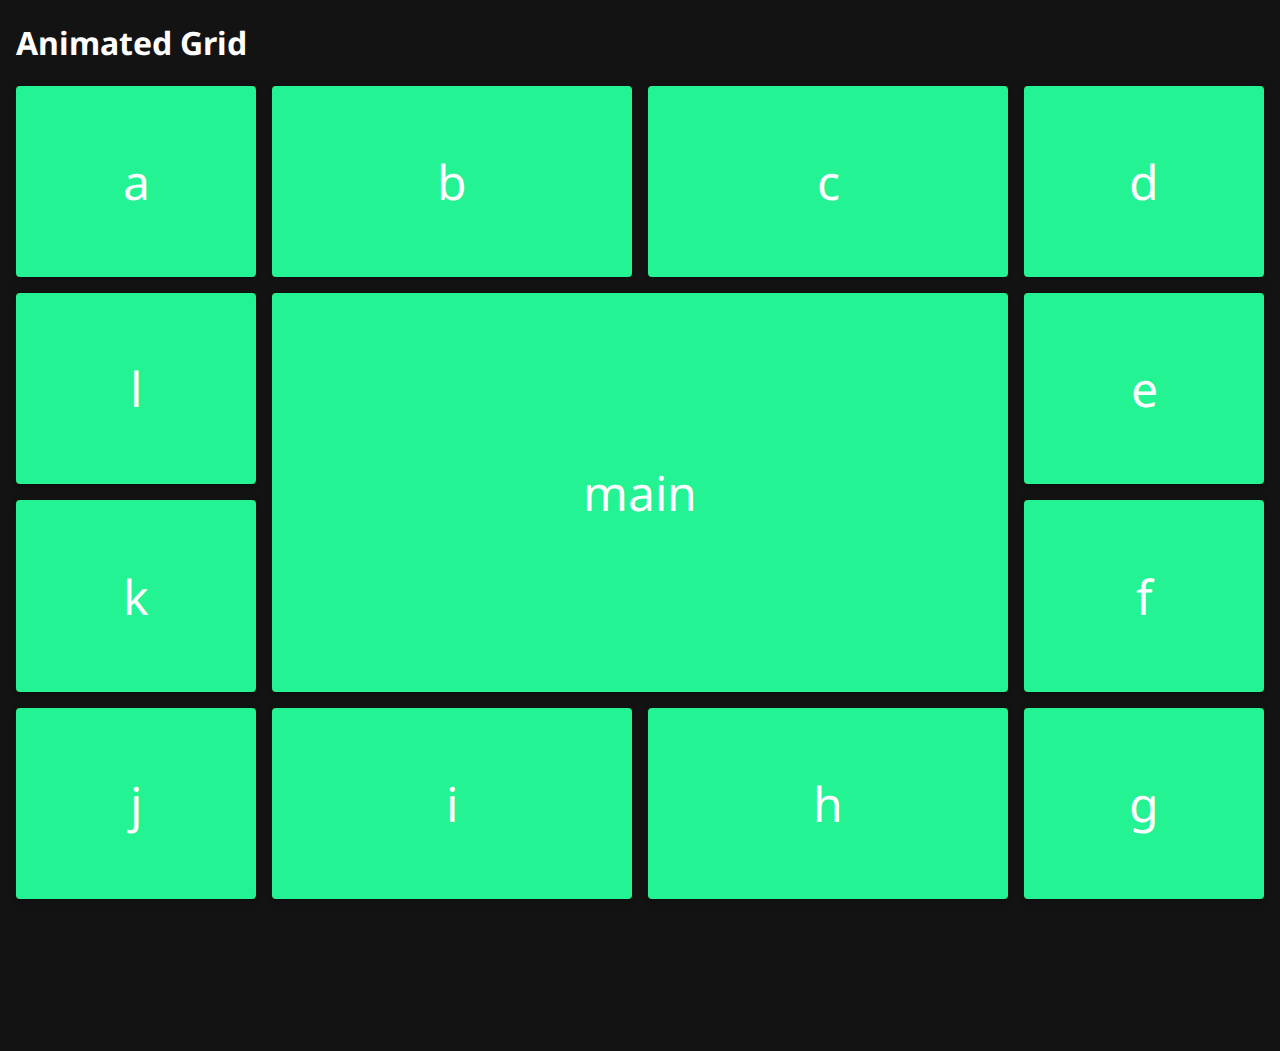
<file: AnimatedGrid/index.html>
<!DOCTYPE html>
<html lang="en">
  <head>
    <meta charset="UTF-8" />
    <meta
      name="viewport"
      content="width=device-width, user-scalable=no, initial-scale=1.0, maximum-scale=1.0, minimum-scale=1.0"
    />
    <meta http-equiv="X-UA-Compatible" content="ie=edge" />
    <title>Animated Grid</title>
    <link rel="stylesheet" href="./style.css" />
  </head>
  <body>
    <h1>Animated Grid</h1>
    <section class="animated-grid">
      <div class="card">a</div>
      <div class="card">b</div>
      <div class="card">c</div>
      <div class="card">d</div>
      <div class="card">e</div>
      <div class="card">f</div>
      <div class="card">g</div>
      <div class="card">h</div>
      <div class="card">i</div>
      <div class="card">j</div>
      <div class="card">k</div>
      <div class="card">l</div>
      <div class="card">main</div>
    </section>
  </body>
</html>
</file>
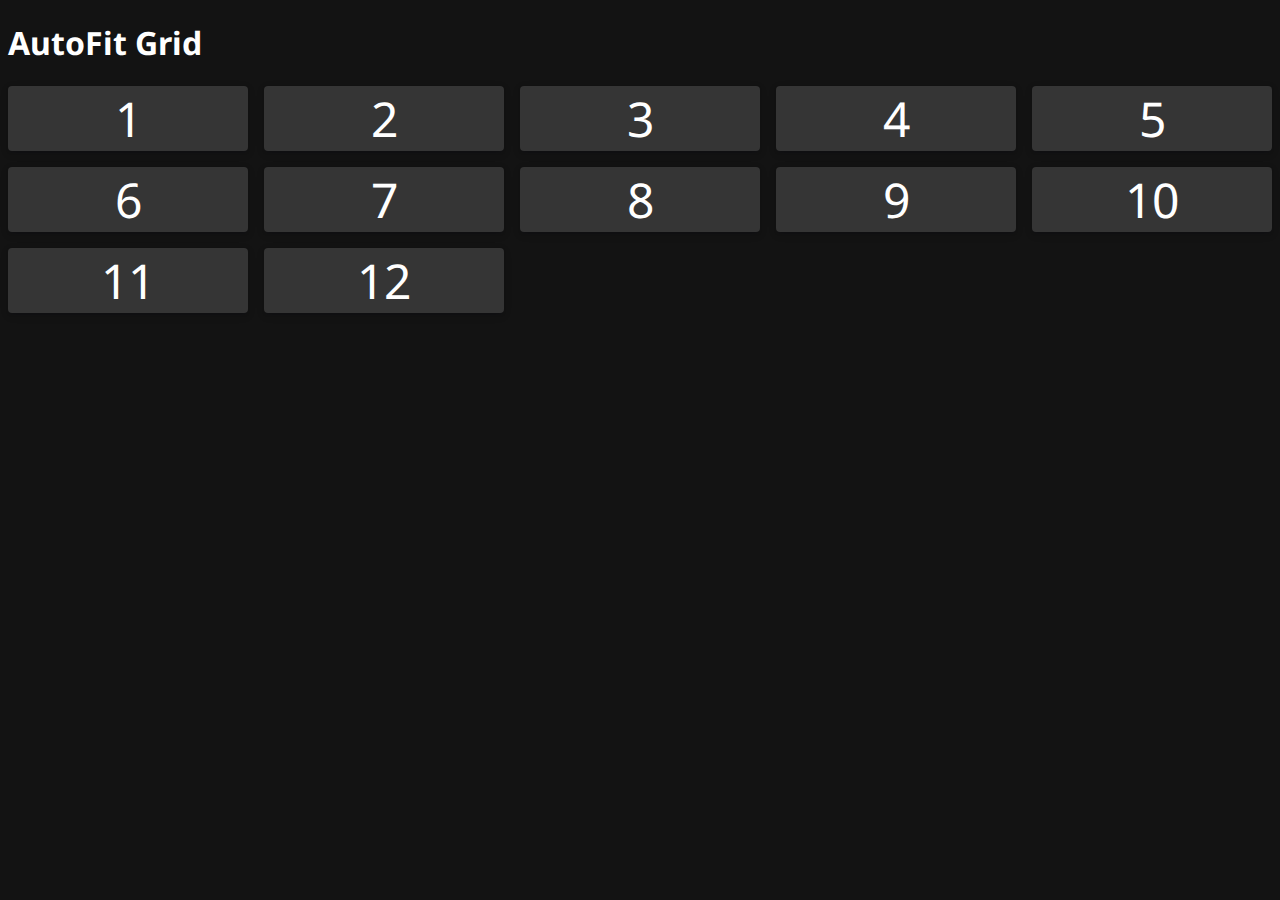
<file: AutoFitGrid/index.html>
<!DOCTYPE html>
<html lang="en">
  <head>
    <meta charset="UTF-8" />
    <meta
      name="viewport"
      content="width=device-width, user-scalable=no, initial-scale=1.0, maximum-scale=1.0, minimum-scale=1.0"
    />
    <meta http-equiv="X-UA-Compatible" content="ie=edge" />
    <title>Box Grid</title>
    <link rel="stylesheet" href="./style.css" />
  </head>
  <body>
    <h1>AutoFit Grid</h1>
    <section class="auto-fit">
      <div class="card">1</div>
      <div class="card">2</div>
      <div class="card">3</div>
      <div class="card">4</div>
      <div class="card">5</div>
      <div class="card">6</div>
      <div class="card">7</div>
      <div class="card">8</div>
      <div class="card">9</div>
      <div class="card">10</div>
      <div class="card">11</div>
      <div class="card">12</div>
    </section>
  </body>
</html>
</file>
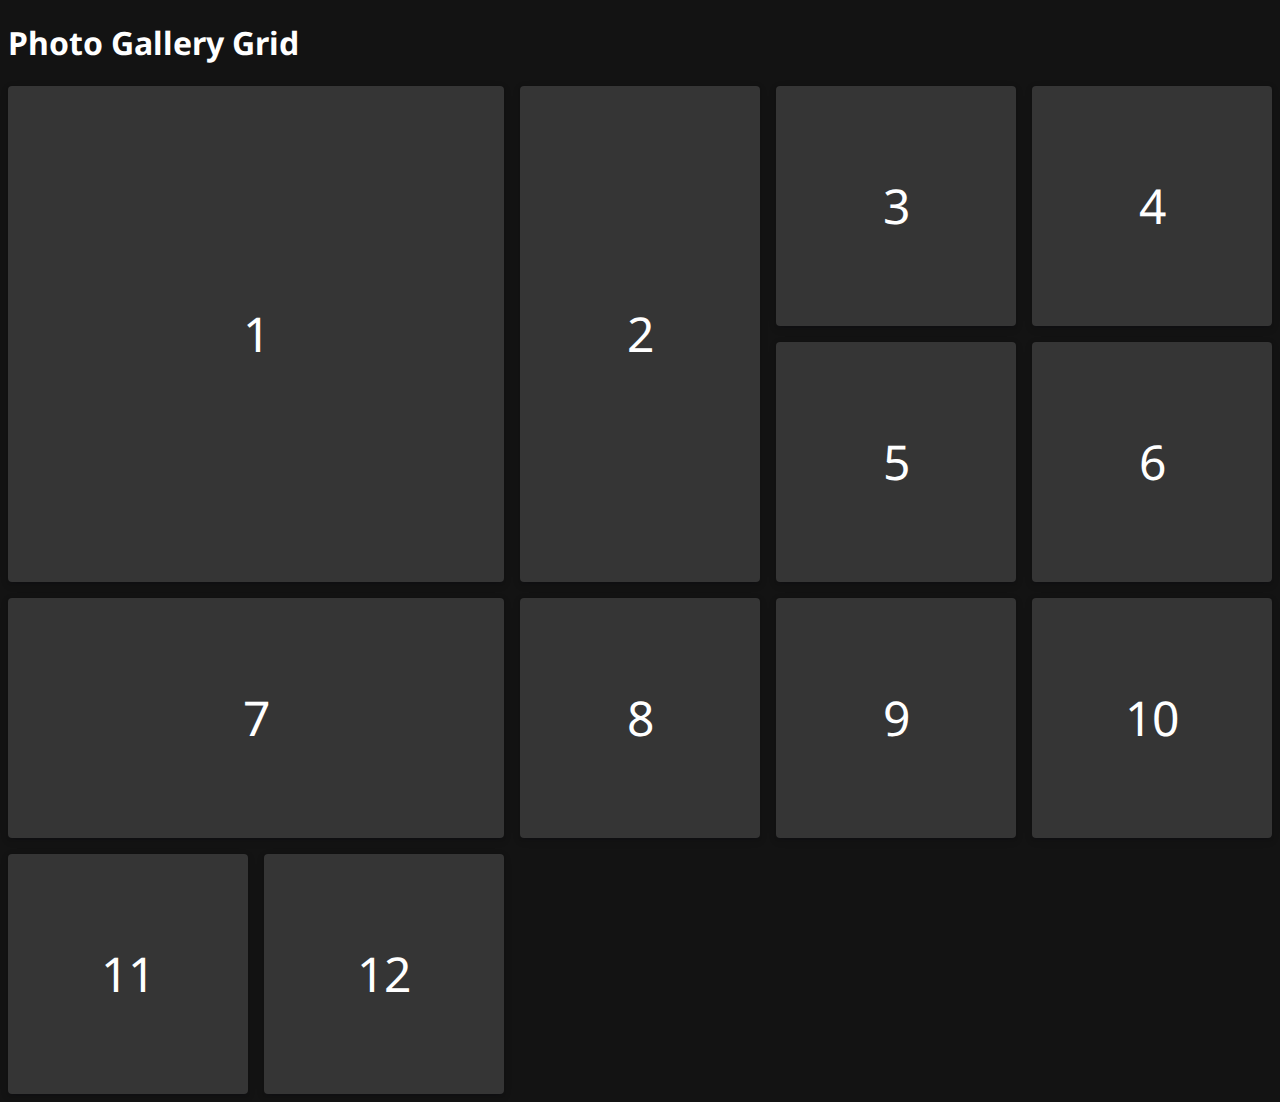
<file: PhotoGallery/index.html>
<!DOCTYPE html>
<html lang="en">
  <head>
    <meta charset="UTF-8" />
    <meta
      name="viewport"
      content="width=device-width, user-scalable=no, initial-scale=1.0, maximum-scale=1.0, minimum-scale=1.0"
    />
    <meta http-equiv="X-UA-Compatible" content="ie=edge" />
    <title>Photo Gallery</title>
    <link rel="stylesheet" href="./style.css" />
  </head>
  <body>
    <h1>Photo Gallery Grid</h1>
    <div class="photo-grid">
      <div
        class="card card-tall card-wide"
        style="
          background-image: url('https://images.unsplash.com/photo-1558981359-219d6364c9c8?ixlib=rb-1.2.1&ixid=eyJhcHBfaWQiOjEyMDd9&auto=format&fit=crop&w=2100&q=80');
        "
      >
        1
      </div>
      <div
        class="card card-tall"
        style="
          background-image: url('https://images.unsplash.com/photo-1583585635793-0e1894c169bd?ixlib=rb-1.2.1&ixid=eyJhcHBfaWQiOjEyMDd9&auto=format&fit=crop&w=913&q=80');
        "
      >
        2
      </div>
      <div
        class="card"
        style="
          background-image: url('https://images.unsplash.com/photo-1583531172005-814191b8b6c0?ixlib=rb-1.2.1&ixid=eyJhcHBfaWQiOjEyMDd9&auto=format&fit=crop&w=975&q=80');
        "
      >
        3
      </div>
      <div
        class="card"
        style="
          background-image: url('https://images.unsplash.com/photo-1583426573939-97d09302d76a?ixlib=rb-1.2.1&ixid=eyJhcHBfaWQiOjEyMDd9&auto=format&fit=crop&w=968&q=80');
        "
      >
        4
      </div>
      <div
        class="card"
        style="
          background-image: url('https://images.unsplash.com/photo-1583532452513-a02186582ccd?ixlib=rb-1.2.1&ixid=eyJhcHBfaWQiOjEyMDd9&auto=format&fit=crop&w=1950&q=80');
        "
      >
        5
      </div>
      <div
        class="card"
        style="
          background-image: url('https://images.unsplash.com/photo-1583445013765-46c20c4a6772?ixlib=rb-1.2.1&ixid=eyJhcHBfaWQiOjEyMDd9&auto=format&fit=crop&w=1950&q=80');
        "
      >
        6
      </div>
      <div
        class="card card-wide"
        style="
          background-image: url('https://images.unsplash.com/photo-1583562835057-a62d1beffbf3?ixlib=rb-1.2.1&ixid=eyJhcHBfaWQiOjEyMDd9&auto=format&fit=crop&w=949&q=80');
        "
      >
        7
      </div>
      <div
        class="card"
        style="
          background-image: url('https://images.unsplash.com/photo-1583483425010-c566431a7710?ixlib=rb-1.2.1&ixid=eyJhcHBfaWQiOjEyMDd9&auto=format&fit=crop&w=1951&q=80');
        "
      >
        8
      </div>
      <div
        class="card"
        style="
          background-image: url('https://images.unsplash.com/photo-1583500557349-fb5238f8d946?ixlib=rb-1.2.1&ixid=eyJhcHBfaWQiOjEyMDd9&auto=format&fit=crop&w=1949&q=80');
        "
      >
        9
      </div>
      <div
        class="card"
        style="
          background-image: url('https://images.unsplash.com/photo-1583468323330-9032ad490fed?ixlib=rb-1.2.1&ixid=eyJhcHBfaWQiOjEyMDd9&auto=format&fit=crop&w=1955&q=80');
        "
      >
        10
      </div>
      <div
        class="card"
        style="
          background-image: url('https://images.unsplash.com/photo-1583425423320-2386622cd2e4?ixlib=rb-1.2.1&ixid=eyJhcHBfaWQiOjEyMDd9&auto=format&fit=crop&w=1980&q=80');
        "
      >
        11
      </div>
      <div
        class="card"
        style="
          background-image: url('https://images.unsplash.com/photo-1583518257225-f9a8081f6a84?ixlib=rb-1.2.1&ixid=eyJhcHBfaWQiOjEyMDd9&auto=format&fit=crop&w=1950&q=80');
        "
      >
        12
      </div>
    </div>
  </body>
</html>
</file>
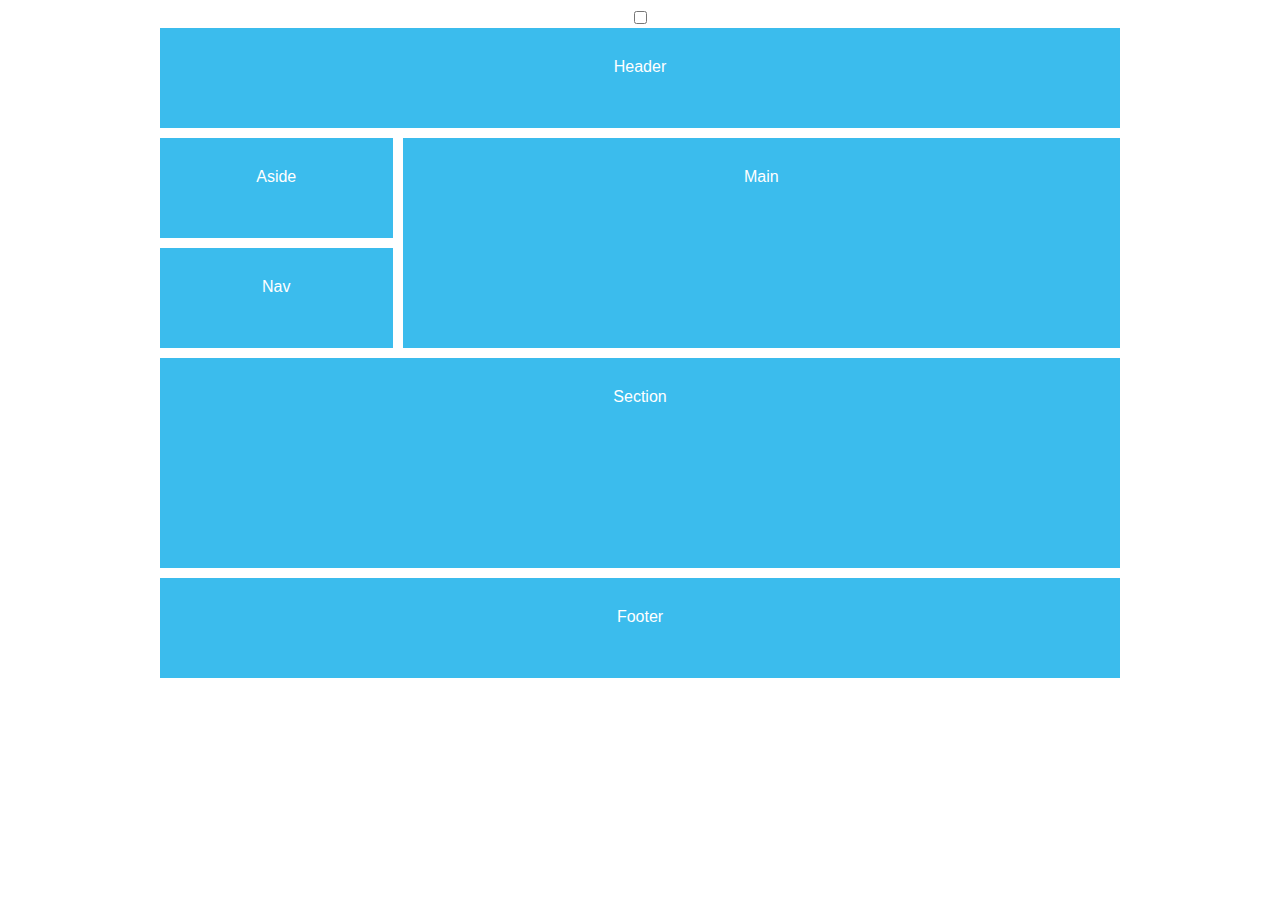
<file: 12-column-grid.html>
<!DOCTYPE html>
<html lang="en">
  <head>
    <title>12 Column Grid</title>
    <style>
      body {
        color: #fff;
        font-family: 'Helvetica Neue', sans-serif;
        text-align: center;
      }

      #content {
        display: grid;
        max-width: 960px;
        margin: 0 auto;
        grid-template-columns: repeat(12, 1fr);
        grid-auto-rows: minmax(100px, auto);
        grid-gap: 10px;
        position: relative;
      }

      #content > * {
        background: #3bbced;
        padding: 30px;
      }

      header {
        grid-column: 1 / 13;
      }

      main {
        grid-row: 2 / 4;
        grid-column: 4 / 13;
      }

      aside {
        grid-column: 1 / 4;
        grid-row: 2 / 3;
      }

      nav {
        grid-column: 1 / 4;
        grid-row: 3 / 4;
      }

      footer {
        grid-column: 1 / 13;
      }

      section {
        grid-column: 1 / 13;
        grid-row: 4 / 6;
      }

      #grid {
        grid-template-columns: repeat(12, 1fr);
        grid-auto-rows: minmax(100%, auto);
        position: absolute;
        top: 0;
        left: 0;
        width: 100%;
        height: 100%;
        background: transparent;
        padding: 0;
        display: none;
      }

      #grid p {
        border: 1px solid;
        background: #0000;
        margin: 0;
        opacity: 0.2;
      }

      input:checked + #content #grid {
        display: grid;
      }
    </style>
  </head>

  <body>
    <input type="checkbox" />
    <div id="content">
      <div id="grid">
        <p></p>
        <p></p>
        <p></p>
        <p></p>
        <p></p>
        <p></p>
        <p></p>
        <p></p>
        <p></p>
        <p></p>
        <p></p>
        <p></p>
      </div>

      <header>Header</header>
      <main>Main</main>
      <section>Section</section>
      <aside>Aside</aside>
      <nav>Nav</nav>
      <footer>Footer</footer>
    </div>
  </body>
</html>
</file>
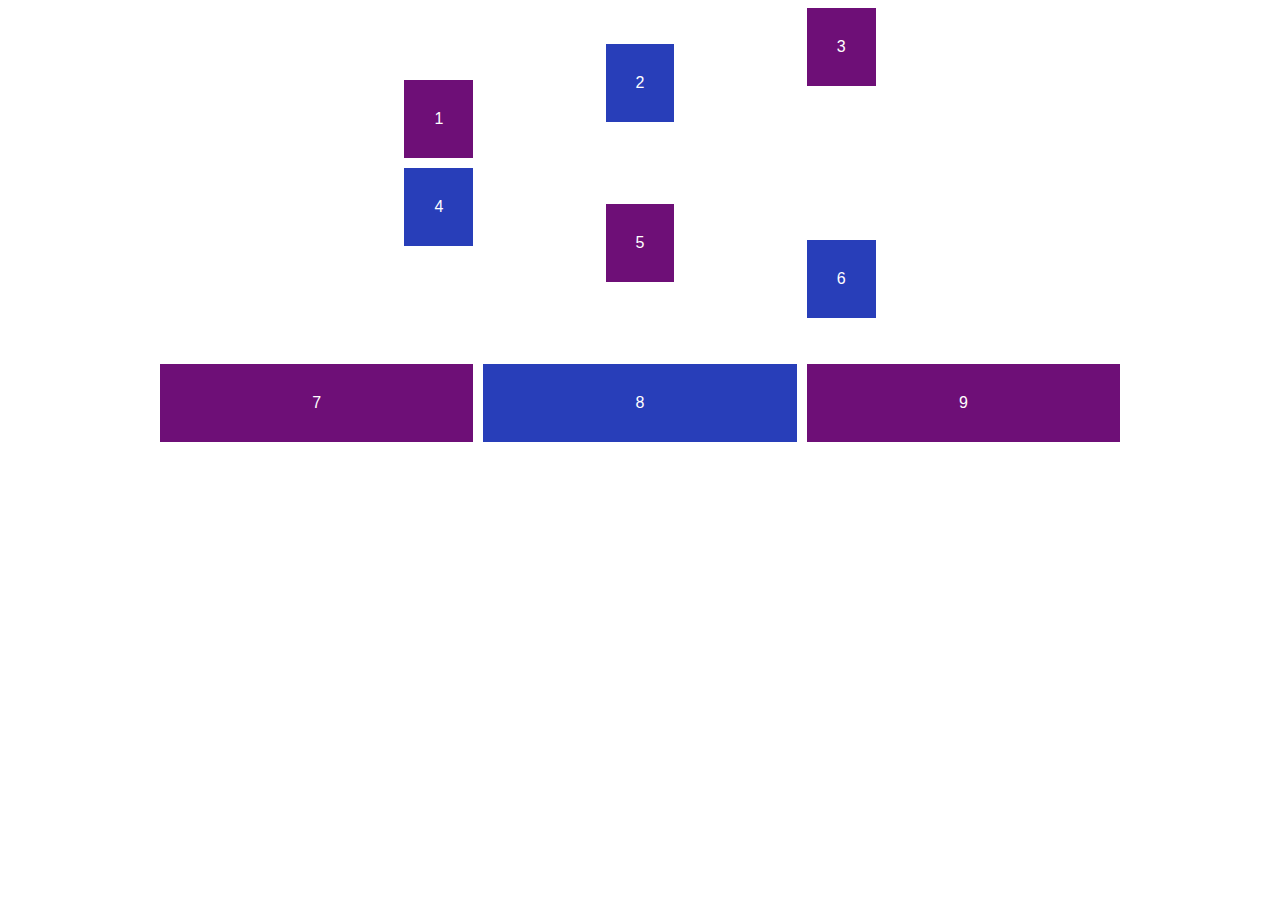
<file: aligning-grids.html>
<!DOCTYPE html>
<html lang="en">
  <head>
    <title>Aligning and justifying items</title>
    <style>
      body {
        color: #fff;
        font-family: 'Nunito Semibold', sans-serif;
        text-align: center;
      }

      #content {
        display: grid;
        grid-template-columns: repeat(3, 1fr);
        grid-auto-rows: minmax(150px, auto);
        grid-gap: 10px;
        max-width: 960px;
        margin: 0 auto;
        /* align-items: start;
            justify-items: end; */
      }

      #content div {
        background: #6e0f77;
        padding: 30px;
      }

      #content div:nth-child(even) {
        background: rgb(40, 62, 185);
        padding: 30px;
      }

      .one {
        justify-self: end;
        align-self: end;
      }

      .two {
        align-self: center;
        justify-self: center;
      }

      .three {
        justify-self: start;
        align-self: start;
      }

      .four {
        align-self: start;
        justify-self: end;
      }

      .five {
        align-self: center;
        justify-self: center;
      }

      .six {
        align-self: end;
        justify-self: start;
      }

      .seven,
      .eight,
      .nine {
        align-self: center;
      }
    </style>
  </head>

  <body>
    <div id="content">
      <div class="one">1</div>
      <div class="two">2</div>
      <div class="three">3</div>
      <div class="four">4</div>
      <div class="five">5</div>
      <div class="six">6</div>
      <div class="seven">7</div>
      <div class="eight">8</div>
      <div class="nine">9</div>
    </div>
  </body>
</html>
</file>
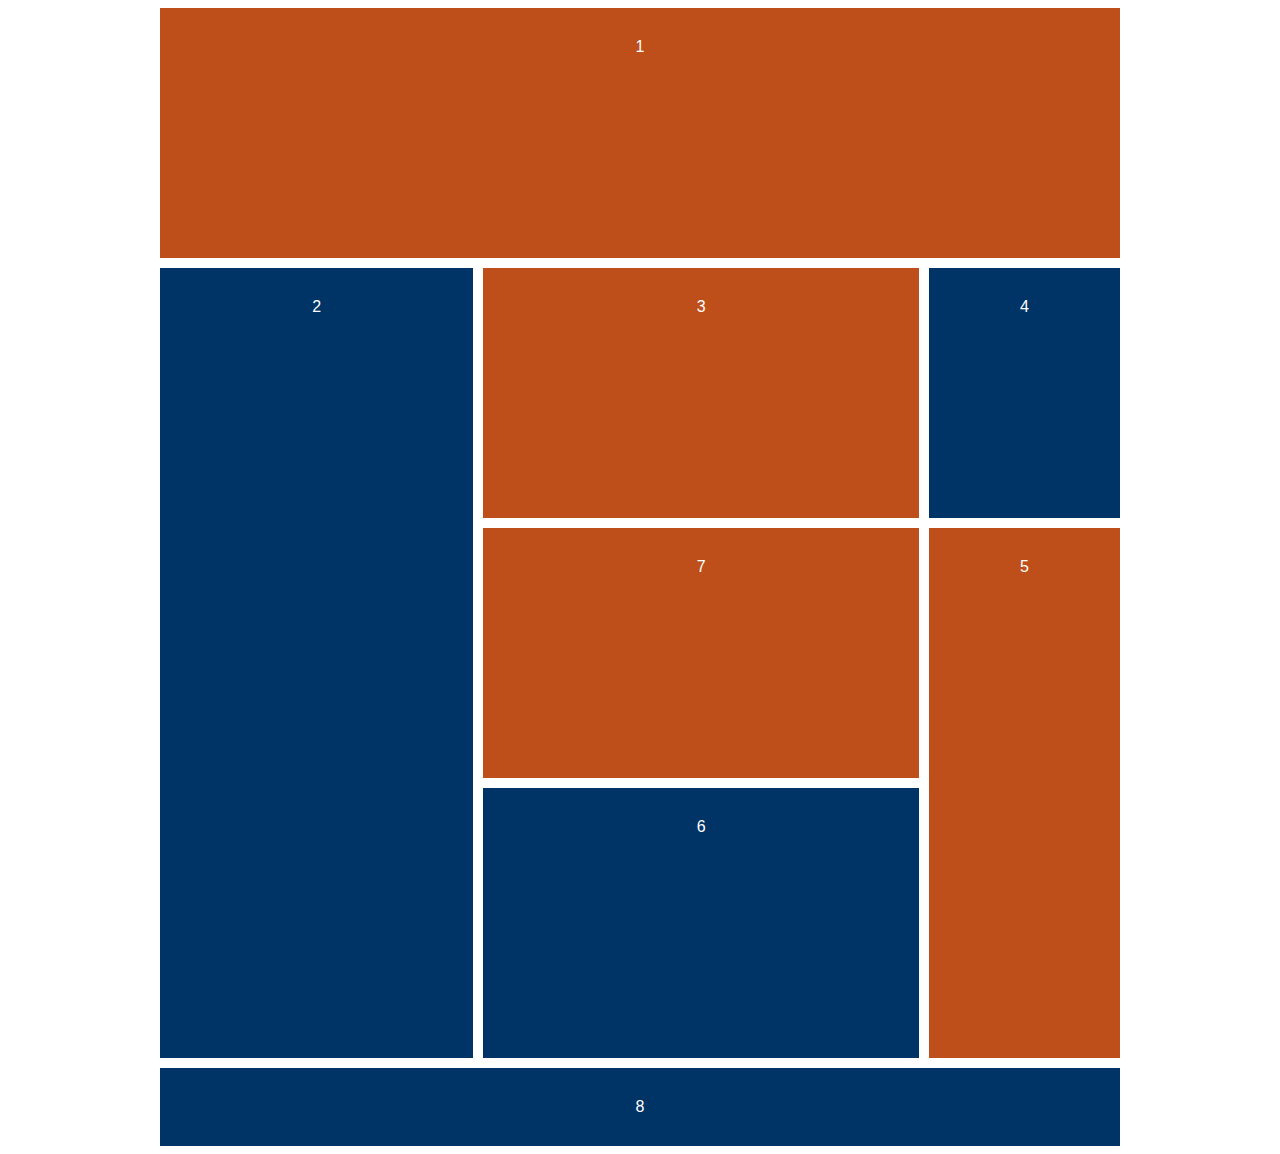
<file: grid-lines.html>
<!DOCTYPE html>
<html lang="en">
  <head>
    <title>CSS Grid Lines Template</title>
    <style>
      body {
        color: #fff;
        font-family: 'Nunito Semibold', sans-serif;
        text-align: center;
      }

      #content {
        display: grid;

        grid-template-rows: repeat(4, minmax(250px, auto));
        grid-gap: 10px;
        max-width: 960px;
        margin: 0 auto;
      }

      #content div {
        background: rgb(190, 78, 26);
        padding: 30px;
      }

      #content div:nth-child(even) {
        background: #003366;
        padding: 30px;
      }

      .one {
        grid-column: 1 / 7;
        grid-row: 1;
      }

      .two {
        grid-column: 1 / 3;
        grid-row: 2 / 7;
      }

      .three {
        grid-column: 3 / 6;
        grid-row: 2 / 3;
      }

      .four {
        grid-column: 6 / 7;
        grid-row: 2 / 3;
      }

      .five {
        grid-column: 6 / 7;
        grid-row: 3 / 7;
      }

      .six {
        grid-column: 3 / 6;
        grid-row: 4 / 7;
      }

      .seven {
        grid-column: 3 / 6;
        grid-row: 3 / 4;
      }

      .eight {
        grid-column: 1 / 7;
        grid-row: 7 / 8;
      }
    </style>
  </head>

  <body>
    <div id="content">
      <div class="one">1</div>
      <div class="two">2</div>
      <div class="three">3</div>
      <div class="four">4</div>
      <div class="five">5</div>
      <div class="six">6</div>
      <div class="seven">7</div>
      <div class="eight">8</div>
    </div>
  </body>
</html>
</file>
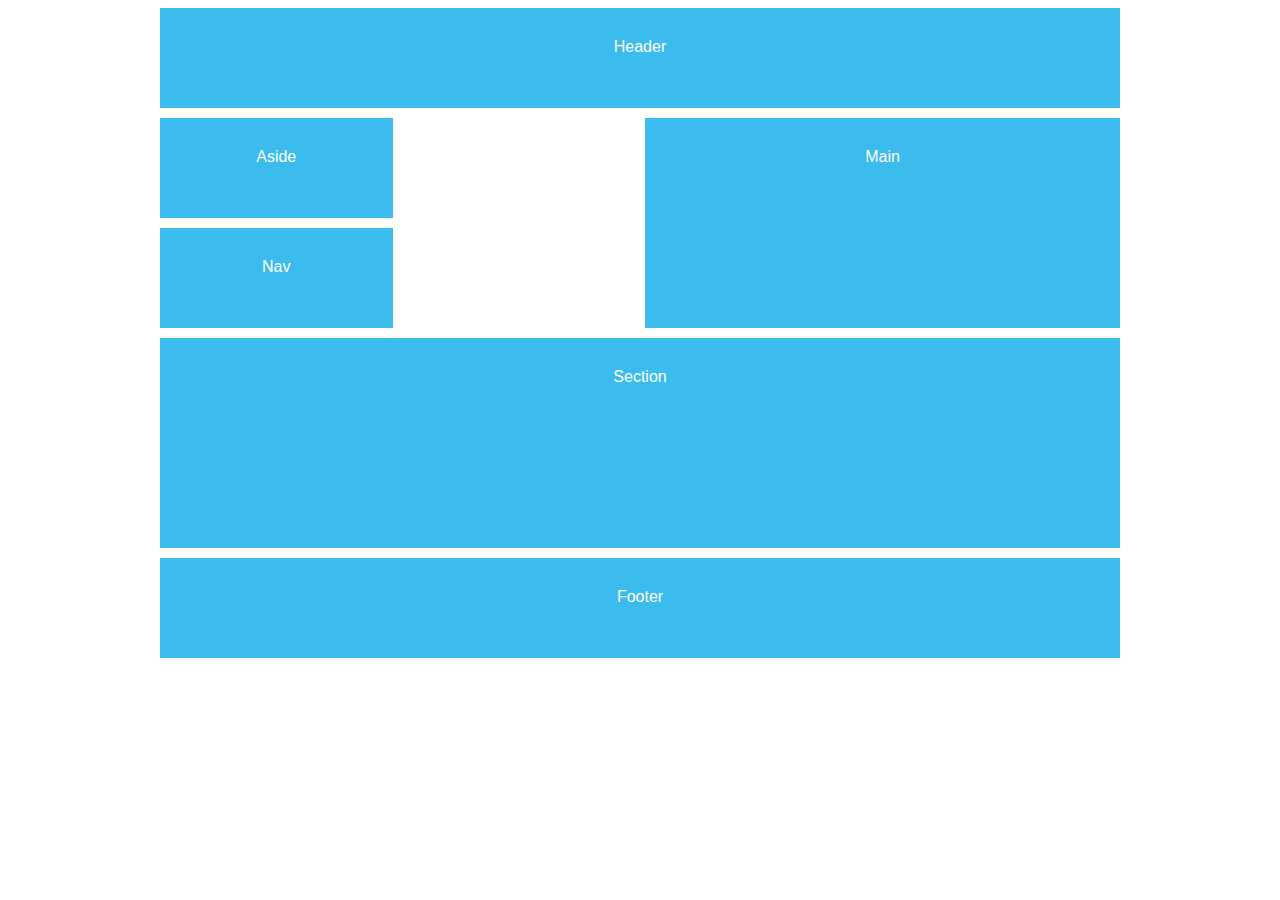
<file: grid-template-areas.html>
<!DOCTYPE html>
<html lang="en">
  <head>
    <title>Grid Template Areas</title>
    <style>
      body {
        color: #fff;
        font-family: 'Nunito Semibold', sans-serif;
        text-align: center;
      }

      @media screen and (min-width: 160px) {
        #content {
          display: grid;
          grid-template-columns: repeat(2, 1fr);
          grid-auto-rows: minmax(100px, auto);
          grid-gap: 10px;
          max-width: 960px;
          margin: 0 auto;
          grid-template-areas:
            'header header'
            'footer footer'
            'main main'
            'aside nav'
            'section section'
            'section section';
        }
      }

      @media screen and (min-width: 760px) {
        #content {
          display: grid;
          grid-template-columns: repeat(4, 1fr);
          grid-auto-rows: minmax(100px, auto);
          grid-gap: 10px;
          max-width: 960px;
          margin: 0 auto;
          grid-template-areas:
            'header header header header'
            'aside . main main'
            'nav . main main'
            'section section section section'
            'section section section section'
            'footer footer footer footer';
        }
      }

      #content > * {
        background: #3bbced;
        padding: 30px;
      }

      header {
        grid-area: header;
      }

      main {
        grid-area: main;
      }

      section {
        grid-area: section;
      }

      aside {
        grid-area: aside;
      }

      nav {
        grid-area: nav;
      }

      footer {
        grid-area: footer;
      }
    </style>
  </head>

  <body>
    <div id="content">
      <header>Header</header>
      <main>Main</main>
      <section>Section</section>
      <aside>Aside</aside>
      <nav>Nav</nav>
      <footer>Footer</footer>
    </div>
  </body>
</html>
</file>
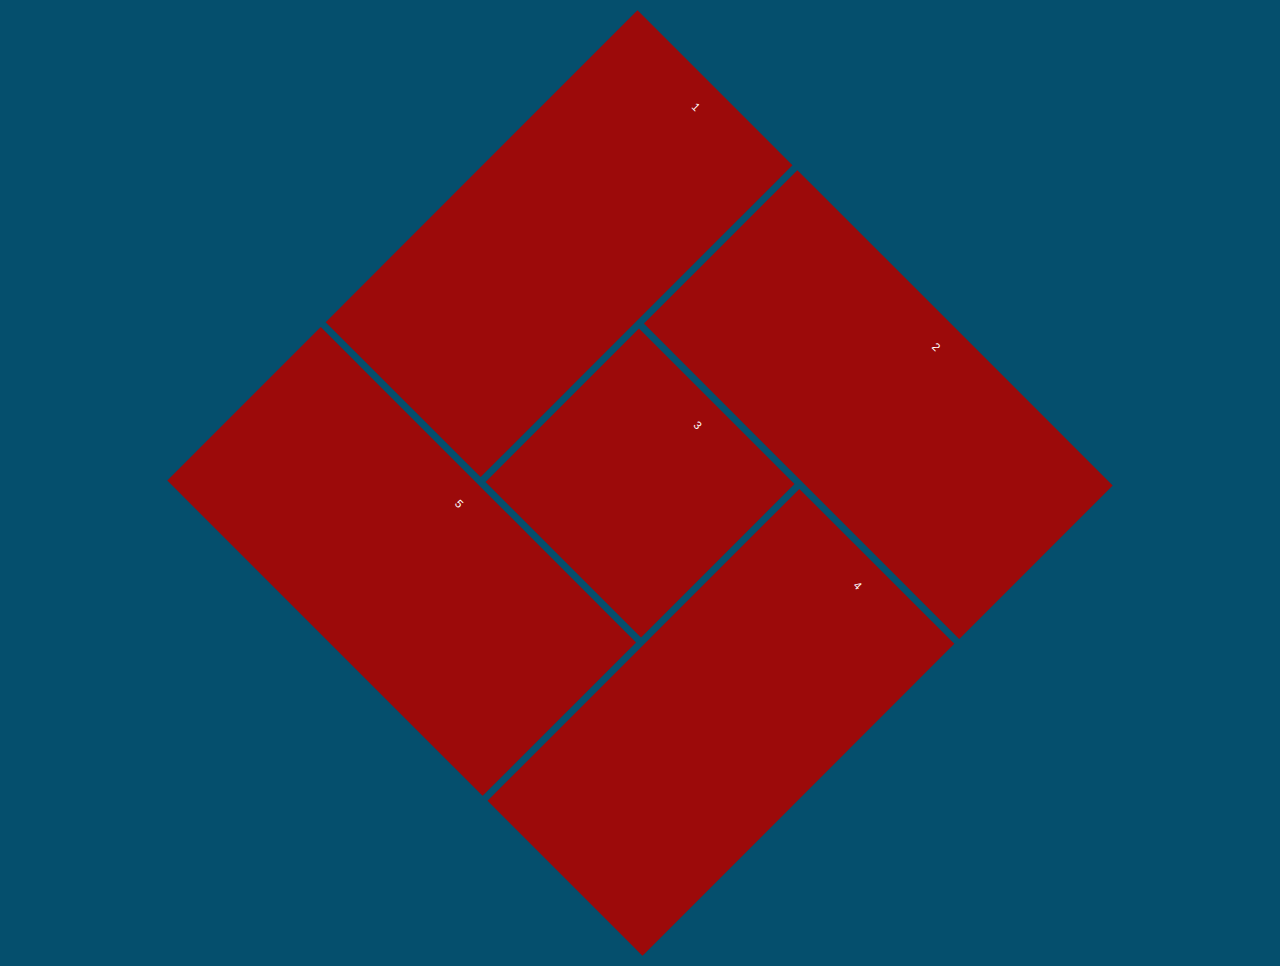
<file: mosaic.html>
<!DOCTYPE html>
<html lang="en">
  <head>
    <title>Mosaic</title>
    <style>
      body {
        color: #fff;
        font-family: 'Helvetica Neue', sans-serif;
        text-align: center;
        background: #054f6d;
      }

      #content {
        display: grid;
        grid-template-columns: repeat(6, 1fr);
        grid-auto-rows: minmax(150px, auto);
        grid-gap: 10px;
        max-width: 960px;
        margin: 0 auto;
      }

      #content div {
        background: rgb(156, 10, 10);
        padding: 30px;
      }

      .one {
        grid-column: 1 / 3;
        grid-row: 1 / 5;
      }

      .two {
        grid-column: 3 / 7;
        grid-row: 1 / 3;
      }

      .three {
        grid-column: 3 / 5;
        grid-row: 3 / 5;
      }

      .four {
        grid-column: 5 / 7;
        grid-row: 3 / 7;
      }

      .five {
        grid-column: 1 / 5;
        grid-row: 5 / 7;
      }

      #content {
        transform: rotateZ(45deg) scale(0.7);
      }
    </style>
  </head>

  <body>
    <div id="content">
      <div class="one">1</div>
      <div class="two">2</div>
      <div class="three">3</div>
      <div class="four">4</div>
      <div class="five">5</div>
    </div>
  </body>
</html>
</file>
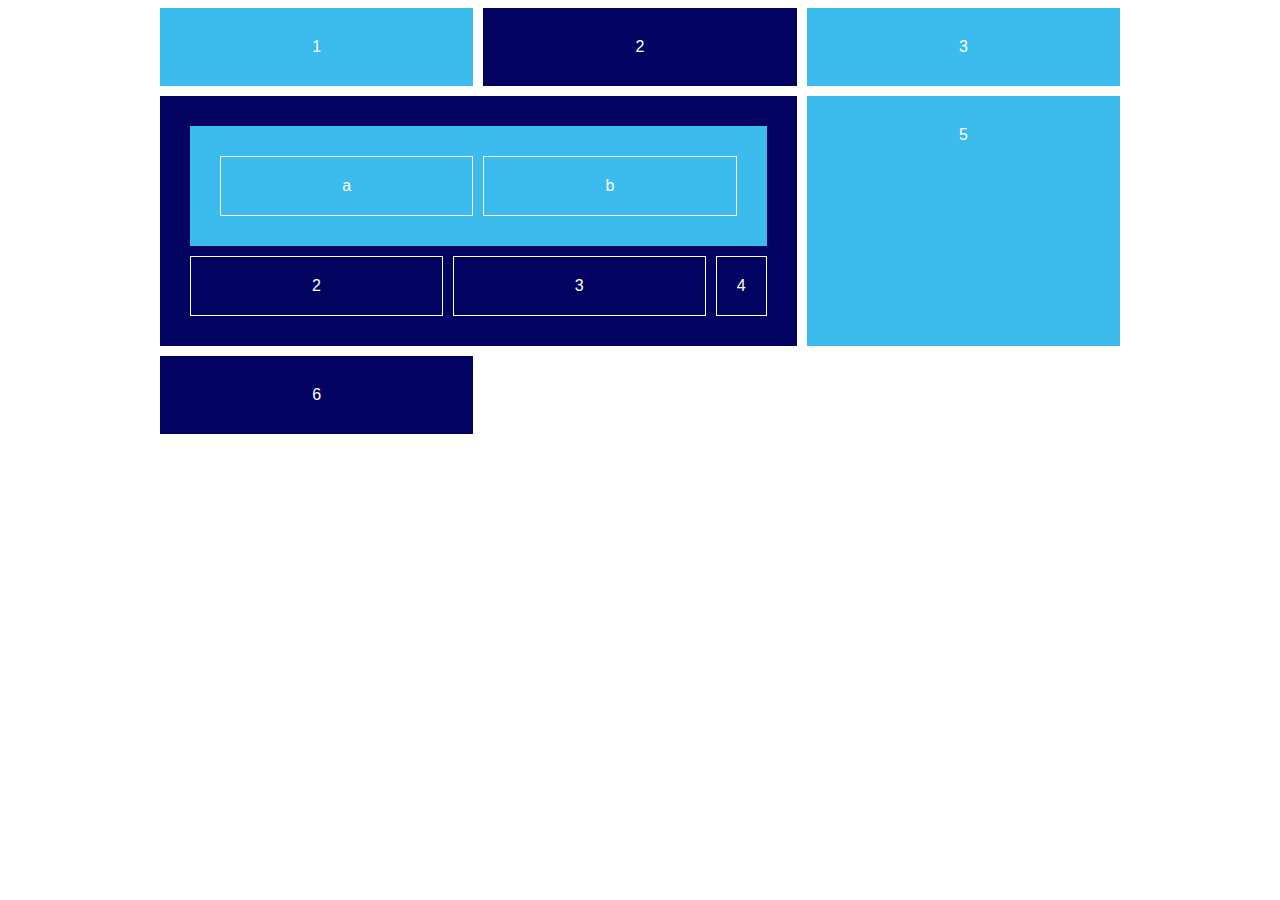
<file: nested-grids.html>
<!DOCTYPE html>
<html lang="en">
  <head>
    <title>Nested CSS Grids</title>
    <style>
      body {
        color: #fff;
        font-family: 'Nunito Semibold', sans-serif;
        text-align: center;
      }

      #content {
        display: grid;
        grid-template-columns: repeat(3, 1fr);
        grid-gap: 10px;
        max-width: 960px;
        margin: 0 auto;
      }

      #content div {
        background: #3bbced;
        padding: 30px;
      }

      #content div:nth-child(even) {
        background: rgb(2, 3, 97);
        padding: 30px;
      }

      .nested {
        display: grid;
        grid-template-columns: 1fr 1fr;
        grid-column: span 2;
        grid-gap: 10px;
      }

      .nested p {
        border: 1px solid #fff;
        padding: 20px;
        margin: 0px;
      }

      .nested-nested {
        display: grid;
        grid-template-columns: 1fr 1fr;
        grid-column: span 3;
        grid-gap: 10px;
      }
    </style>
  </head>

  <body>
    <div id="content">
      <div>1</div>
      <div>2</div>
      <div>3</div>

      <div class="nested">
        <div class="nested-nested">
          <p>a</p>
          <p>b</p>
        </div>
        <p>2</p>
        <p>3</p>
        <p>4</p>
      </div>

      <div>5</div>
      <div>6</div>
    </div>
  </body>
</html>
</file>
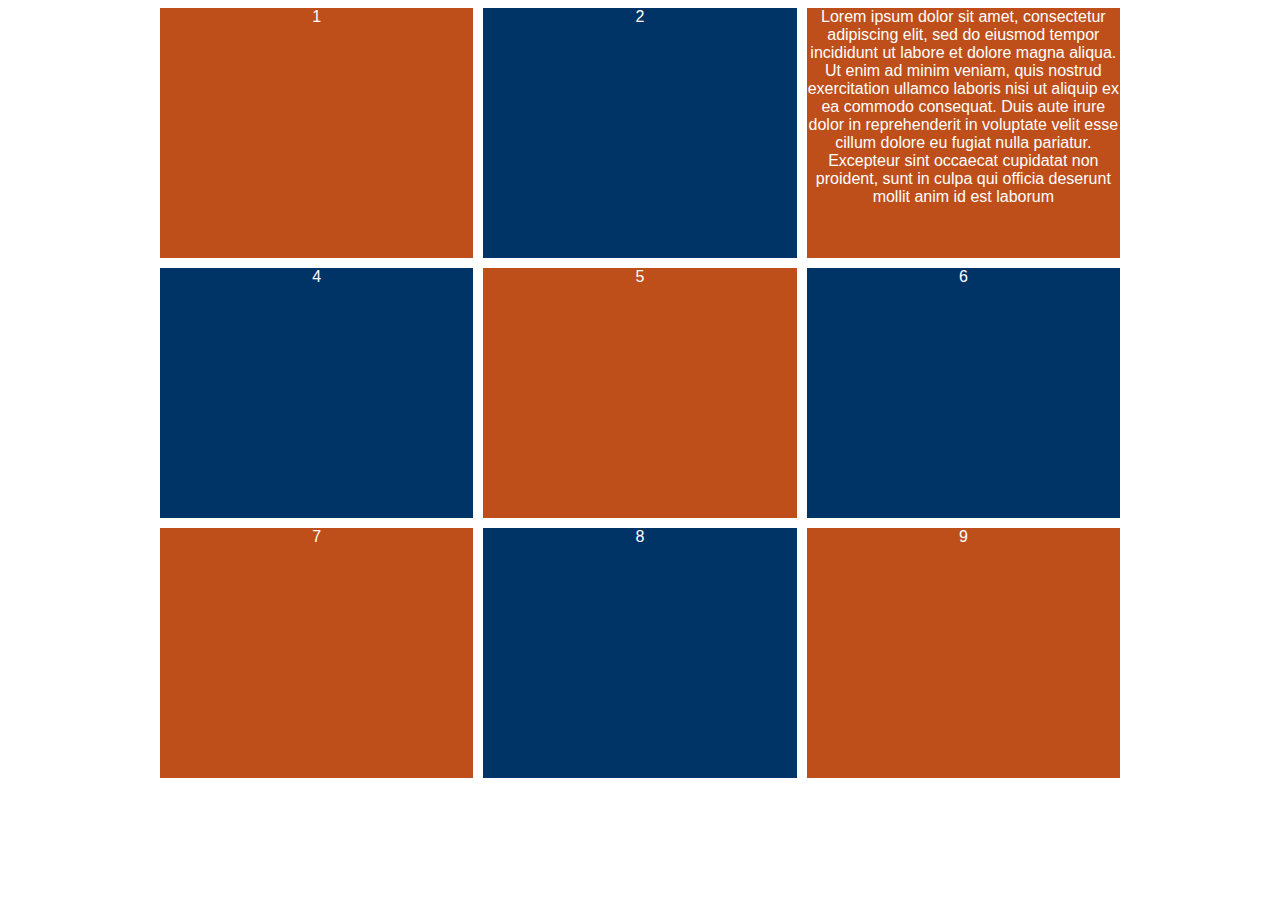
<file: template-column-rows.html>
<!DOCTYPE html>
<html>
  <head>
    <title>CSS Grid Template Columns</title>
    <style>
      body {
        color: white;
        font-family: 'Nunito Semibold', sans-serif;
        text-align: center;
      }

      #content {
        display: grid;
        grid-template-columns: repeat(3, 1fr);
        /* grid-auto-rows: minmax(200px, auto); */
        grid-template-rows: repeat(3, minmax(200px, 250px));
        max-width: 960px;
        margin: 0 auto;
        grid-gap: 10px;
      }

      #content div {
        overflow: scroll;
        background: rgb(190, 78, 26);
        /* padding: 30px; */
      }

      #content div:nth-child(even) {
        background: #003366;
        /* padding: 30px; */
      }
    </style>
  </head>

  <body>
    <div id="content">
      <div>1</div>
      <div>2</div>
      <div>
        Lorem ipsum dolor sit amet, consectetur adipiscing elit, sed do eiusmod
        tempor incididunt ut labore et dolore magna aliqua. Ut enim ad minim
        veniam, quis nostrud exercitation ullamco laboris nisi ut aliquip ex ea
        commodo consequat. Duis aute irure dolor in reprehenderit in voluptate
        velit esse cillum dolore eu fugiat nulla pariatur. Excepteur sint
        occaecat cupidatat non proident, sunt in culpa qui officia deserunt
        mollit anim id est laborum
      </div>
      <div>4</div>
      <div>5</div>
      <div>6</div>
      <div>7</div>
      <div>8</div>
      <div>9</div>
    </div>
  </body>
</html>
</file>
<file: AnimatedGrid/style.css>
@import url('https://fonts.googleapis.com/css?family=Noto+Sans&display=swap');

body {
  background: rgb(19, 19, 19);
  color: #fff;
  font-family: 'Noto Sans', sans-serif;
  margin: 1rem;
}

.card {
  display: flex;
  flex-direction: column;
  justify-content: center;
  align-items: center;
  font-size: 3rem;
  color: #fff;
  box-shadow: rgba(3, 8, 20, 0.1) 0 0.15rem 0.5rem,
    rgba(2, 8, 20, 0.1) 0 0.075rem 0.175rem;
  height: 100%;
  width: 100%;
  border-radius: 4px;
  transition: all 500ms;
  overflow: hidden;
  background-size: cover;
  background-color: rgb(36, 243, 147);
  animation: cardEntrance 700ms ease-out;
  animation-fill-mode: backwards;
}

.card:hover {
  box-shadow: rgba(2, 8, 20, 0.1) 0 0.35em 1.175em,
    rgba(2, 8, 20, 0.08) 0 0.175em 0.5em;
  transform: translateY(-3px) scale(1.1);
}

.animated-grid {
  height: 85vh;
  display: grid;
  margin-bottom: 200px;
  gap: 1rem;
  grid-template-areas:
    'a  b  c  d'
    'l  🌟 🌟 e'
    'k  🌟 🌟 f'
    'j  i  h  g';
  grid-template-rows: repeat(4, 25%);
  grid-template-columns: 240px auto auto 240px;
  --animation-delay: 100ms;
}

.card:first-child {
  grid-area: a;
  animation-delay: calc(var(--animation-delay) * 1);
}
.card:nth-child(2) {
  grid-area: b;
  animation-delay: calc(var(--animation-delay) * 2);
}
.card:nth-child(3) {
  grid-area: c;
  animation-delay: calc(var(--animation-delay) * 3);
}
.card:nth-child(4) {
  grid-area: d;
  animation-delay: calc(var(--animation-delay) * 4);
}
.card:nth-child(5) {
  grid-area: e;
  animation-delay: calc(var(--animation-delay) * 5);
}
.card:nth-child(6) {
  grid-area: f;
  animation-delay: calc(var(--animation-delay) * 6);
}
.card:nth-child(7) {
  grid-area: g;
  animation-delay: calc(var(--animation-delay) * 7);
}
.card:nth-child(8) {
  grid-area: h;
  animation-delay: calc(var(--animation-delay) * 8);
}
.card:nth-child(9) {
  grid-area: i;
  animation-delay: calc(var(--animation-delay) * 9);
}
.card:nth-child(10) {
  grid-area: j;
  animation-delay: calc(var(--animation-delay) * 10);
}
.card:nth-child(11) {
  grid-area: k;
  animation-delay: calc(var(--animation-delay) * 11);
}
.card:nth-child(12) {
  grid-area: l;
  animation-delay: calc(var(--animation-delay) * 12);
}
.card:last-child {
  grid-area: 🌟;
  animation-delay: calc(var(--animation-delay) * 13);
}

@keyframes cardEntrance {
  from {
    opacity: 0;
    transform: scale(0.3);
    filter: hue-rotate(180deg);
  }
  to {
    opacity: 1;
    transform: scale(1);
    filter: hue-rotate(0);
  }
}
</file>
<file: AutoFitGrid/style.css>
@import url('https://fonts.googleapis.com/css?family=Noto+Sans&display=swap');

body {
  background: rgb(19, 19, 19);
  color: #fff;
  font-family: 'Noto Sans', sans-serif;
}

.card {
  display: flex;
  flex-direction: column;
  justify-content: center;
  align-items: center;
  font-size: 3rem;
  color: #fff;
  box-shadow: rgba(3, 8, 20, 0.1) 0 0.15rem 0.5rem,
    rgba(2, 8, 20, 0.1) 0 0.075rem 0.175rem;
  height: 100%;
  width: 100%;
  border-radius: 4px;
  transition: all 500ms;
  overflow: hidden;
  background-size: cover;
  background: #353535 no-repeat center;
}

.card:hover {
  box-shadow: rgba(2, 8, 20, 0.1) 0 0.35em 1.175em,
    rgba(2, 8, 20, 0.08) 0 0.175em 0.5em;
  transform: translateY(-3px) scale(1.1);
}

.auto-fit {
  display: grid;
  gap: 1rem;
  grid-template-columns: repeat(auto-fit, minmax(240px, 1fr));
}
</file>
<file: PhotoGallery/style.css>
@import url('https://fonts.googleapis.com/css?family=Noto+Sans&display=swap');

body {
  background: rgb(19, 19, 19);
  color: #fff;
  font-family: 'Noto Sans', sans-serif;
}

.card {
  display: flex;
  flex-direction: column;
  justify-content: center;
  align-items: center;
  font-size: 3rem;
  color: #fff;
  box-shadow: rgba(3, 8, 20, 0.1) 0 0.15rem 0.5rem,
    rgba(2, 8, 20, 0.1) 0 0.075rem 0.175rem;
  height: 100%;
  width: 100%;
  border-radius: 4px;
  transition: all 500ms;
  overflow: hidden;
  background-size: cover;
  background: #353535 no-repeat center;
}

.card:hover {
  box-shadow: rgba(2, 8, 20, 0.1) 0 0.35em 1.175em,
    rgba(2, 8, 20, 0.08) 0 0.175em 0.5em;
  transform: translateY(-3px) scale(1.1);
}

.photo-grid {
  display: grid;
  gap: 1rem;
  grid-template-columns: repeat(auto-fit, minmax(240px, 1fr));
  grid-auto-rows: 240px;
}

@media screen and (min-width: 600px) {
  .card-tall {
    grid-row: span 2 / auto;
  }

  .card-wide {
    grid-column: span 2 / auto;
  }
}
</file>
